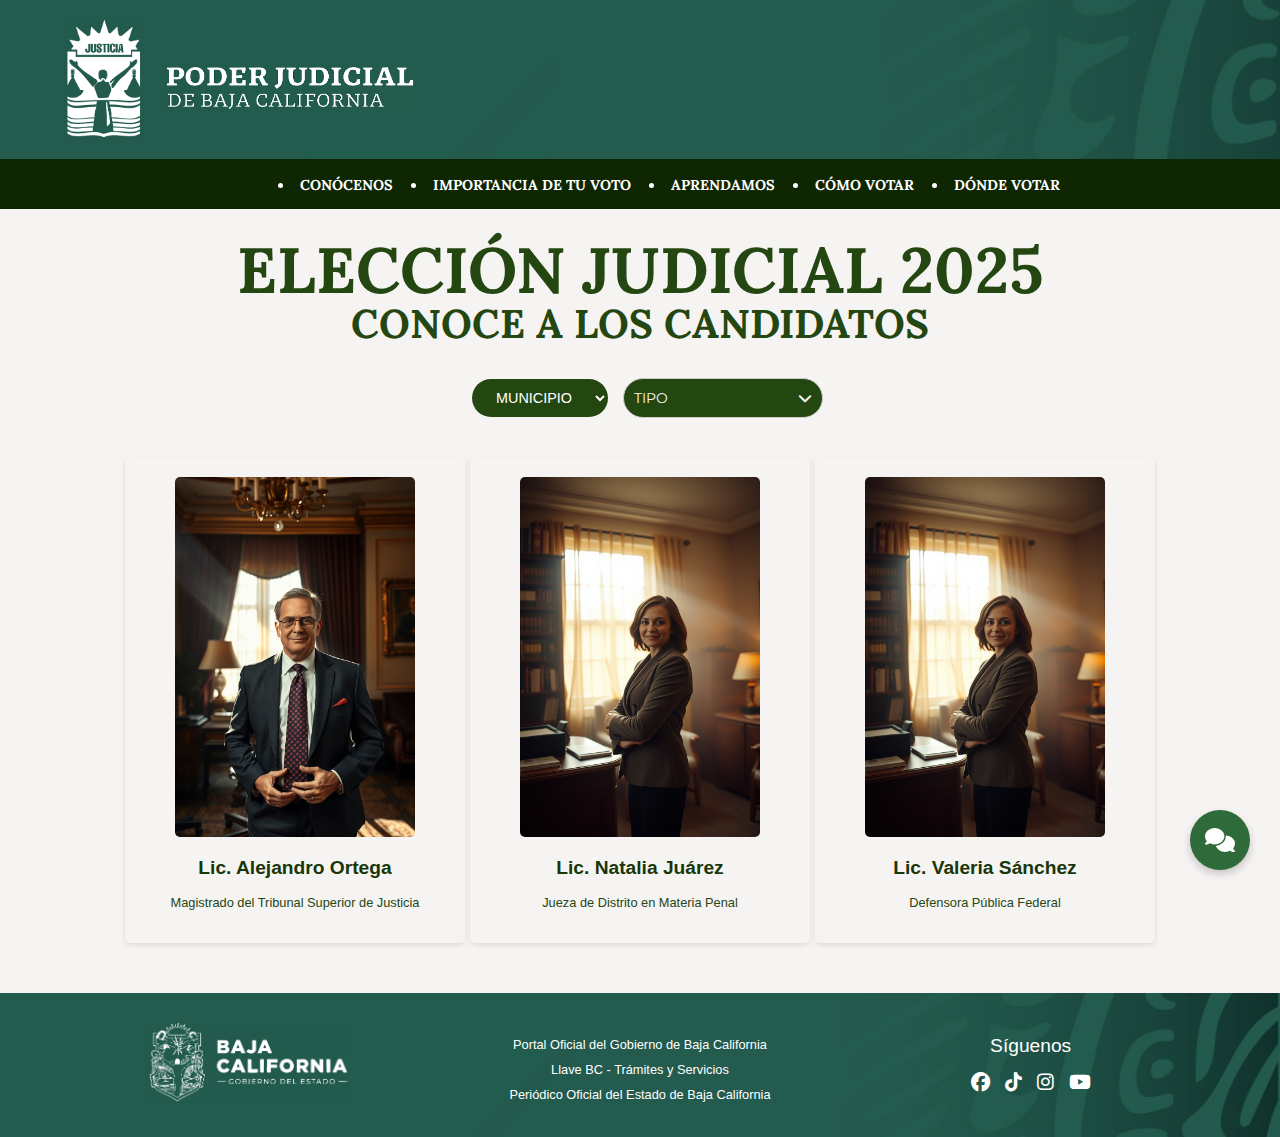
<file: index.html>
<!DOCTYPE html>
<html lang="es">
<head>
    <meta charset="UTF-8">
    <meta name="viewport" content="width=device-width, initial-scale=1.0">
    <title>Elección Judicial 2025</title>
    <link rel="stylesheet" href="css/index.css">
    <link rel="preconnect" href="https://fonts.googleapis.com">
    <link rel="preconnect" href="https://fonts.gstatic.com" crossorigin>
    <link href="https://fonts.googleapis.com/css2?family=Merriweather:ital,wght@0,300;0,400;0,700;0,900;1,300;1,400;1,700;1,900&display=swap" rel="stylesheet">
    <link href="https://fonts.googleapis.com/css2?family=Montserrat:wght@300;400;700&display=swap" rel="stylesheet">
    <link href="https://fonts.googleapis.com/css2?family=Lato:wght@300;400;700&display=swap" rel="stylesheet">
    <link href="https://fonts.googleapis.com/css2?family=Lora:wght@400;700&display=swap" rel="stylesheet">
    <link rel="stylesheet" href="https://cdnjs.cloudflare.com/ajax/libs/font-awesome/6.4.2/css/all.min.css">
    <link href="css/chatbot.css" rel="stylesheet">
    <style>
        .chat-toggle-btn {
            position: fixed;
            bottom: 30px;
            right: 30px;
            width: 60px;
            height: 60px;
            border-radius: 50%;
            background-color: #2f6a3a;
            color: white;
            border: none;
            box-shadow: 0 4px 8px rgba(0, 0, 0, 0.2);
            display: flex;
            justify-content: center;
            align-items: center;
            cursor: pointer;
            z-index: 999;
            transition: all 0.3s ease;
        }
        
        .chat-toggle-btn:hover {
            background-color: #124816;
            transform: scale(1.05);
        }
        
        .chat-toggle-btn i {
            font-size: 24px;
        }
        
        .chat-container {
            position: fixed;
            bottom: 100px;
            right: 30px;
            width: 350px;
            height: 500px;
            background-color: white;
            border-radius: 10px;
            box-shadow: 0 5px 15px rgba(0, 0, 0, 0.2);
            z-index: 998;
            display: none;
            transition: all 0.3s ease;
            overflow: hidden;
        }
        
        .chat-container.active {
            display: flex;
            flex-direction: column;
            animation: slideIn 0.3s forwards;
        }
        
        @keyframes slideIn {
            from {
                opacity: 0;
                transform: translateY(20px);
            }
            to {
                opacity: 1;
                transform: translateY(0);
            }
        }
    </style>
</head>
<body>
    <header>
        <div class="logos">
            <div class="logo">
                <img src="resources/logo-preview.png" alt="Logo">
            </div>
            <div class="title">
                <img src="resources/title.png" alt="Poder Judicial de Baja California">
            </div>
        </div>
        <div class="nav">
            <nav>
                <ul>
                    <li><a href="conócenos.html">CONÓCENOS</a></li>
                    <li><a href="voto.html">IMPORTANCIA DE TU VOTO</a></li>
                    <li><a href="aprendamos.html">APRENDAMOS</a></li>
                    <li><a href="SimuladorVotar.html">CÓMO VOTAR</a></li>
                    <li><a href="ubicarCasilla.html">DÓNDE VOTAR</a></li>
                </ul>
            </nav>
        </div>
    </header>
    
    <main>
        <section class="intro">
            <div class="info-container">
                <h1 class="title2">ELECCIÓN JUDICIAL 2025</h1>
                <p class="sub">Elección popular de personas juzgadoras y magistraturas</p>
            </div>
            <p class="title3">CONOCE A LOS CANDIDATOS</p>
            <div class="filters">
                <div class="city-selector">
                    <select id="citySelector" class="form-control">
                        <option value="" disabled selected>MUNICIPIO</option>
                        <option value="mexicali">Mexicali</option>
                        <option value="tijuana">Tijuana</option>
                        <option value="ensenada">Ensenada</option>
                        <option value="tecate">Tecate</option>
                        <option value="rosarito">Rosarito</option>
                    </select>
                </div>
                <div class="city-selector">
                    <div class="custom-select">
                        <div class="selected-option">
                            <span>TIPO</span>
                            <i class="fas fa-chevron-down"></i>
                        </div>
                        <div class="options">
                            <div class="option" data-value="juez">
                                Juez
                                <div class="tooltip">
                                    Un <strong>Juez</strong> es un funcionario público que imparte justicia en casos específicos, resolviendo disputas y aplicando la ley.
                                </div>
                            </div>
                            <div class="option" data-value="magistrado">
                                Magistrado
                                <div class="tooltip">
                                    Un <strong>Magistrado</strong> es un juez de mayor jerarquía que forma parte de un tribunal colegiado y decide en casos más complejos.
                                </div>
                            </div>
                        </div>
                    </div>
                </div>
        </section>
        
        <section class="candidates">
            <div class="candidate">
                <img src="resources/candidate1.jpg" alt="Lic. Alejandro Ortega">
                <h2 class="name">Lic. Alejandro Ortega</h2>
                <h2 class="type" style="display: none;">Magistrado</h2>
                <p>Magistrado del Tribunal Superior de Justicia</p>
            </div>
            <div class="candidate">
                <img src="resources/candidate3.jpg" alt="Lic. Natalia Juárez">
                <h2 class="name">Lic. Natalia Juárez</h2>
                <h2 class="type" style="display: none;">Jueza</h2>
                <p>Jueza de Distrito en Materia Penal</p>
            </div>
            <div class="candidate">
                <img src="resources/candidate3.jpg" alt="Lic. Valeria Sánchez">
                <h2 class="name">Lic. Valeria Sánchez</h2>
                <h2 class="type" style="display: none;">Defensora</h2>
                <p>Defensora Pública Federal</p>
            </div>
        </section>
        <div id="video-modal" class="video-modal">
            <div class="video-container">
                <div class="info-candidate">
                    <div class="close-btn">&times;</div>
                    <h3 id="candidate-name"></h3>
                    <h3 id="candidate-type"></h3>
                    <button id="showIframeButton">Info Candidato</button>
                </div>
                <div class="video-wrapper">
                    <video id="candidate-video" controls>
                        <source src="" type="video/mp4">
                        Your browser does not support the video tag.
                    </video>
                    <div class="pdf-container">
                        <iframe id="myIframe" src="resources/APT_CRAFT_FASE 1.pdf"></iframe>
                    </div>
                </div>
            </div>
        </div>
    </main>

    <footer>
        <div class="footer-logo">
            <img src="resources/BCgob.png" alt="Gobierno de Baja California">
        </div>
        <div class="link-media">
            <a href="https://www.bajacalifornia.gob.mx" target="_blank">Portal Oficial del Gobierno de Baja California</a>
            <a href="https://www.llave.bajacalifornia.gob.mx/" target="_blank">Llave BC - Trámites y Servicios</a>
            <a href="https://periodicooficial.ebajacalifornia.gob.mx/oficial/consultaPublicaciones.jsp" target="_blank">Periódico Oficial del Estado de Baja California</a>
        </div>        
        <div class="social-media">
            <a>Síguenos</a>
            <div class="icons">
                <a href="https://www.facebook.com/BC.Gobierno/" target="_blank"><i class="fab fa-facebook"></i></a>
                <a href="https://www.tiktok.com/@marinadelpilarbc?lang=es" target="_blank"><i class="fab fa-tiktok"></i></a>
                <a href="https://www.instagram.com/BCGobierno/" target="_blank"><i class="fab fa-instagram"></i></a>
                <a href="https://www.youtube.com/@GobiernodeBajaCalifornia" target="_blank"><i class="fab fa-youtube"></i></a>
            </div>
        </div>   
    </footer>

    <button class="chat-toggle-btn" id="chat-toggle">
        <i class="fas fa-comments"></i>
    </button>
    
    <div class="chat-container" id="chat-container">
        <div class="chat-header">
            <h2>Asistente Electoral</h2>
            <p>¡Hola! Puedo guiarte en tus dudas electorales</p>
        </div>
        <div class="chat-box" id="chat-box">
            <div class="message bot-message">
                ¡Que tal! Soy tu asistente electoral virtual. ¿Qué tema quieres conocer?
                <div class="quick-replies">
                    <button class="quick-reply-btn" onclick="handleQuickReply('info')">ℹ️ Información general</button>
                    <button class="quick-reply-btn" onclick="handleQuickReply('cargos')">🧑‍⚖️ Cargos a elegir</button>
                    <button class="quick-reply-btn" onclick="handleQuickReply('sistema')">⚖️ Sistema judicial Mexicano</button>
                    <button class="quick-reply-btn" onclick="handleQuickReply('requisitos')">📋 Requisitos para votar</button>
                </div>
            </div>
            <div class="typing-indicator">
                <div class="typing-dot"></div>
                <div class="typing-dot"></div>
                <div class="typing-dot"></div>
            </div>
        </div>
        <div class="input-area">
            <input type="text" id="user-input" placeholder="Escribe tu pregunta aquí...">
            <button class="send-btn" onclick="sendMessage()">➤</button>
        </div>
    </div>

    <script src="javascript/chatbot.js"></script>
    <script src="javascript/index.js"></script>
    <script src="javascript/funciones.js"></script>
    <script>
        document.addEventListener('DOMContentLoaded', function() {
            const chatToggle = document.getElementById('chat-toggle');
            const chatContainer = document.getElementById('chat-container');
            
            chatToggle.addEventListener('click', function() {
                chatContainer.classList.toggle('active');
                
                const icon = chatToggle.querySelector('i');
                if (chatContainer.classList.contains('active')) {
                    icon.classList.remove('fa-comments');
                    icon.classList.add('fa-times');
                } else {
                    icon.classList.remove('fa-times');
                    icon.classList.add('fa-comments');
                }
            });
            
            document.addEventListener('click', function(event) {
                if (!chatContainer.contains(event.target) && 
                    !chatToggle.contains(event.target) &&
                    chatContainer.classList.contains('active')) {
                    chatContainer.classList.remove('active');
                    
                    const icon = chatToggle.querySelector('i');
                    icon.classList.remove('fa-times');
                    icon.classList.add('fa-comments');
                }
            });
            
            chatContainer.addEventListener('click', function(event) {
                event.stopPropagation();
            });
        });
    </script>
    <script>
        document.addEventListener('DOMContentLoaded', function() {
            const logo = document.querySelector('.logo'); 
            if (logo) {
                logo.addEventListener("click", function() {
                    location.reload(); 
                });
            } else {
                console.error("El elemento con el selector '#logo' no se encontró.");
            }
        });
    </script>
    <script>
        document.getElementById('showIframeButton').addEventListener('click', function() {
            const iframe = document.getElementById('myIframe');
            if (iframe.style.display === 'none') {
                iframe.style.display = 'block';
            } else {
                iframe.style.display = 'none'; 
            }
        });
    </script>
</body>
</html>
</file>
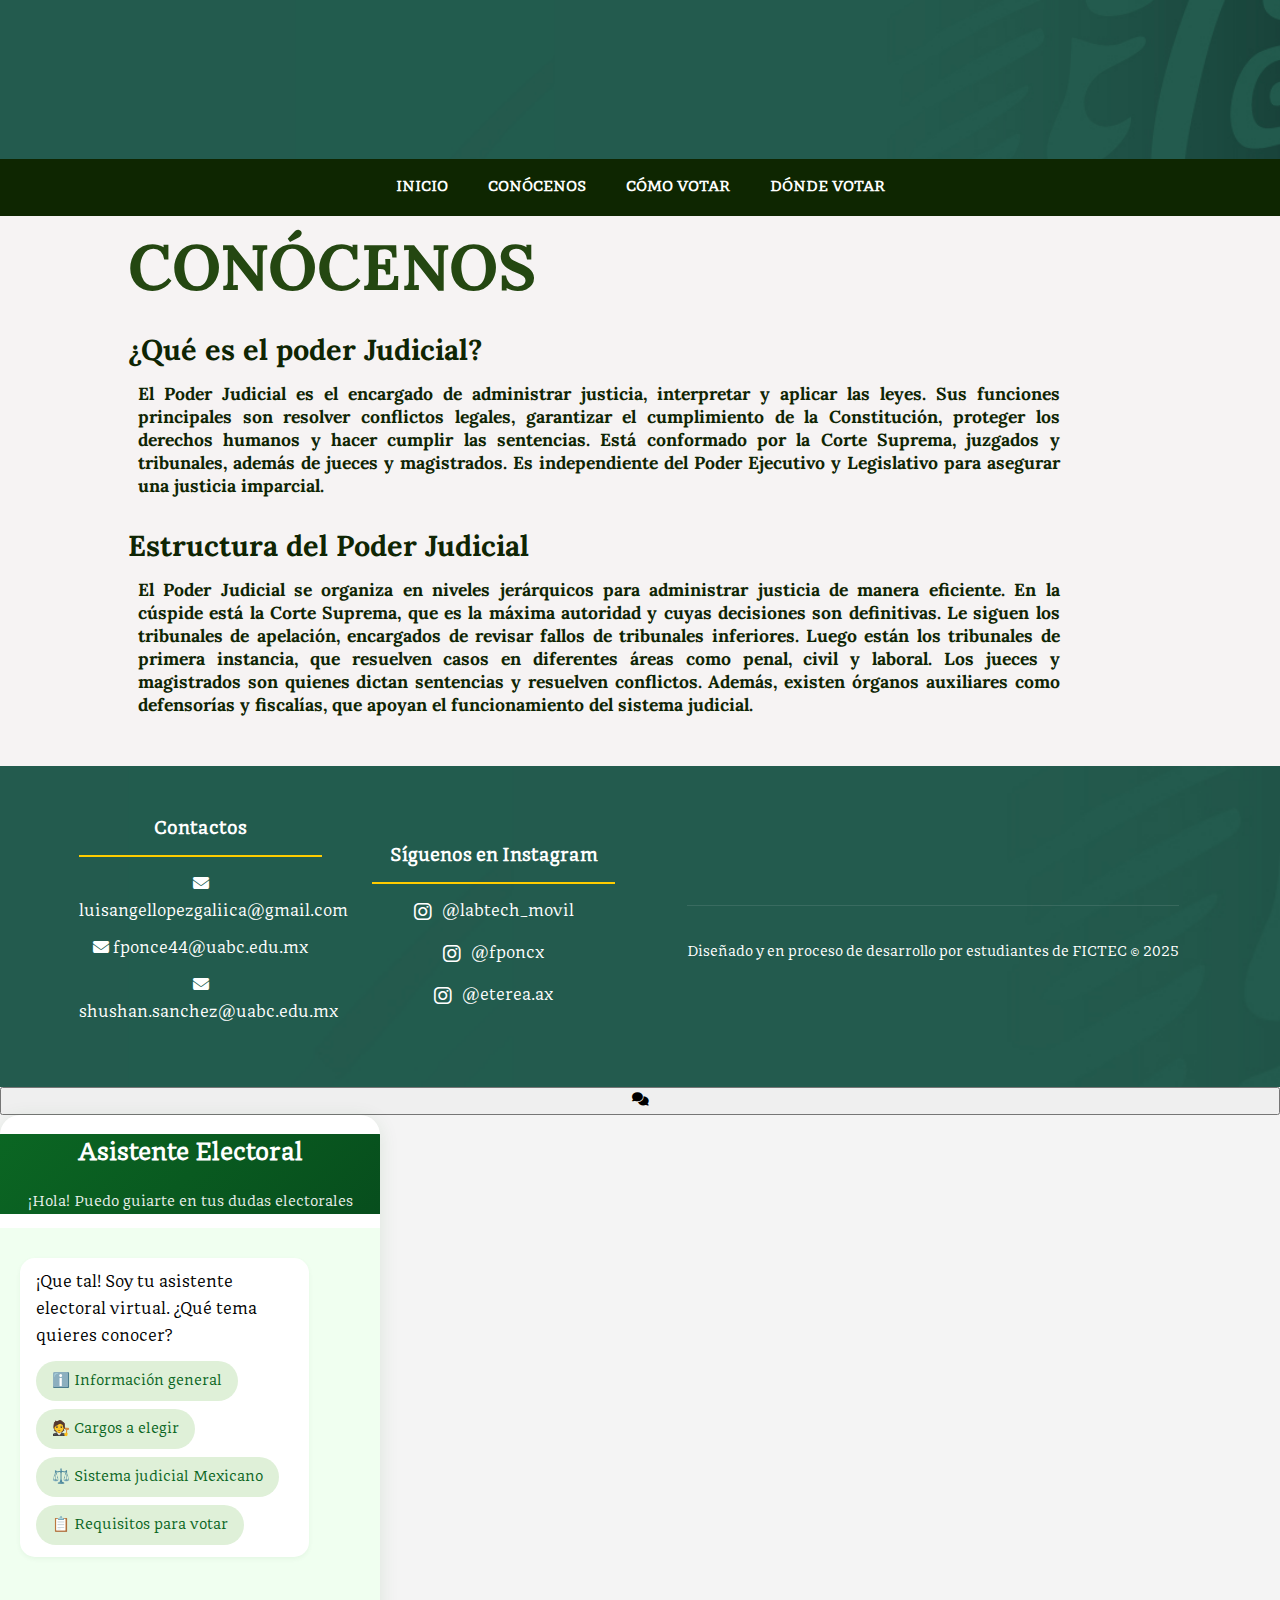
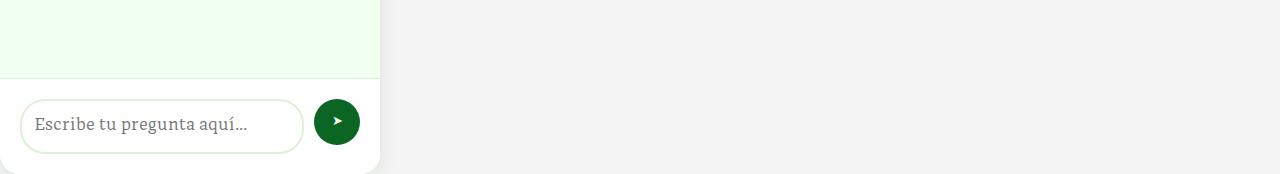
<file: conocenos.html>
<!DOCTYPE html>
<html lang="es">
<head>
    <meta charset="UTF-8">
    <meta name="viewport" content="width=device-width, initial-scale=1.0">
    <title>EleccionesBC</title>
    <link rel="icon" type="image/png" href="resources/images/logo-preview.png">
    <link rel="stylesheet" href="css/conócenos.css">
    <link rel="stylesheet" href="css/base.css">
    <link rel="stylesheet" href="css/chatbot.css">
    <link rel="preconnect" href="https://fonts.googleapis.com">
    <link rel="preconnect" href="https://fonts.gstatic.com" crossorigin>
    <link href="https://fonts.googleapis.com/css2?family=Merriweather:ital,wght@0,300;0,400;0,700;0,900;1,300;1,400;1,700;1,900&display=swap" rel="stylesheet">
    <link href="https://fonts.googleapis.com/css2?family=Montserrat:wght@300;400;700&display=swap" rel="stylesheet">
    <link href="https://fonts.googleapis.com/css2?family=Lato:wght@300;400;700&display=swap" rel="stylesheet">
    <link href="https://fonts.googleapis.com/css2?family=Lora:wght@400;700&display=swap" rel="stylesheet">
    <link rel="stylesheet" href="https://cdnjs.cloudflare.com/ajax/libs/font-awesome/6.4.2/css/all.min.css">
</head>
<body>
    <header>
        <div class="logos">
            <div class="logo">
                <img src="resources/images/logo-preview.png" alt="Logo" style="visibility: hidden;">
            </div>
            <div class="title">
                <img src="resources/images/title.png" alt="Poder Judicial de Baja California" style="visibility: hidden;">
            </div>
        </div>
        <div class="nav">
            <nav>
                <ul>
                    <li><a href="index.html">INICIO</a></li>
                    <li><a href="conocenos.html">CONÓCENOS</a></li>
                    <li><a href="simulador_votar.html">CÓMO VOTAR</a></li>
                    <li><a href="ubicar_distrito.html">DÓNDE VOTAR</a></li>
                </ul>
            </nav>
        </div>
    </header>
    
    <main>
        <div class="container-title">
            <h1 class="title1">CONÓCENOS</h1>
            <h2 class="title2">¿Qué es el poder Judicial?</h2>
            <p class="content1">El Poder Judicial es el encargado de administrar justicia, interpretar y aplicar las leyes. 
                                Sus funciones principales son resolver conflictos legales, garantizar el cumplimiento de la Constitución, 
                                proteger los derechos humanos y hacer cumplir las sentencias. Está conformado por la Corte Suprema, 
                                juzgados y tribunales, además de jueces y magistrados. Es independiente del Poder Ejecutivo y Legislativo 
                                para asegurar una justicia imparcial.</p>
            <h2 class="title2">Estructura del Poder Judicial</h2>
            <p class="content1">El Poder Judicial se organiza en niveles jerárquicos para administrar justicia de manera 
                                eficiente. En la cúspide está la Corte Suprema, que es la máxima autoridad y cuyas decisiones
                                son definitivas. Le siguen los tribunales de apelación, encargados de revisar fallos de tribunales 
                                inferiores. Luego están los tribunales de primera instancia, que resuelven casos en diferentes áreas como penal, 
                                civil y laboral. Los jueces y magistrados son quienes dictan sentencias y resuelven conflictos. 
                                Además, existen órganos auxiliares como defensorías y fiscalías, que apoyan el funcionamiento del sistema judicial.</p>
        </div>
    </main>
    
    <footer class="site-footer">
        <div class="footer-container">
            
            <div class="footer-column">
                <h3>Contactos</h3>
                <ul class="contact-info">
                    <li><i class="fas fa-envelope"></i> <a href="mailto:luisangellopezgaliica@gmail.com">luisangellopezgaliica@gmail.com</a></li>
                    <li><i class="fas fa-envelope"></i> <a href="mailto:fponce44@uabc.edu.mx">fponce44@uabc.edu.mx</a></li>
                    <li><i class="fas fa-envelope"></i> <a href="mailto:shushan.sanchez@uabc.edu.mx">shushan.sanchez@uabc.edu.mx</a></li>
                </ul>
            </div>
            
            <div class="footer-column">
                <h3>Síguenos en Instagram</h3>
                <div class="social-icons">
                    <a href="https://www.instagram.com/labtech_movil?igsh=MW43ZXFoY3l3aXk1bw==" target="_blank" aria-label="Instagram Gobierno BC"><i class="fab fa-instagram"></i> @labtech_movil</a>
                    <a href="https://www.instagram.com/fponcx/profilecard/?igsh=MXgwcXYybW1tZ24zYQ==" target="_blank" aria-label="Instagram Turismo"><i class="fab fa-instagram"></i> @fponcx</a>
                    <a href="https://www.instagram.com/eterea.ax?igsh=MXdubW1zOTZzcWJxcQ==" target="_blank" aria-label="Instagram Culturas"><i class="fab fa-instagram"></i> @eterea.ax</a>
                </div>
            </div>
        </div>
        
        <div class="sub-footer">
            <p>Diseñado y en proceso de desarrollo por estudiantes de FICTEC © 2025 </p>
        </div>
    </footer>

    <button class="chat-toggle-btn" id="chat-toggle">
        <i class="fas fa-comments"></i>
    </button>
    
    <div class="chat-container" id="chat-container">
        <div class="chat-header">
            <h2>Asistente Electoral</h2>
            <p>¡Hola! Puedo guiarte en tus dudas electorales</p>
        </div>
        <div class="chat-box" id="chat-box">
            <div class="message bot-message">
                ¡Que tal! Soy tu asistente electoral virtual. ¿Qué tema quieres conocer?
                <div class="quick-replies">
                    <button class="quick-reply-btn" onclick="handleQuickReply('info')">ℹ️ Información general</button>
                    <button class="quick-reply-btn" onclick="handleQuickReply('cargos')">🧑‍⚖️ Cargos a elegir</button>
                    <button class="quick-reply-btn" onclick="handleQuickReply('sistema')">⚖️ Sistema judicial Mexicano</button>
                    <button class="quick-reply-btn" onclick="handleQuickReply('requisitos')">📋 Requisitos para votar</button>
                </div>
            </div>
            <div class="typing-indicator">
                <div class="typing-dot"></div>
                <div class="typing-dot"></div>
                <div class="typing-dot"></div>
            </div>
        </div>
        <div class="input-area">
            <input type="text" id="user-input" placeholder="Escribe tu pregunta aquí...">
            <button class="send-btn" onclick="sendMessage()">➤</button>
        </div>
    </div>

    <script src="javascript/funciones.js"></script>
    <script src="javascript/chatbot.js"></script>
</body>
</html>
</file>
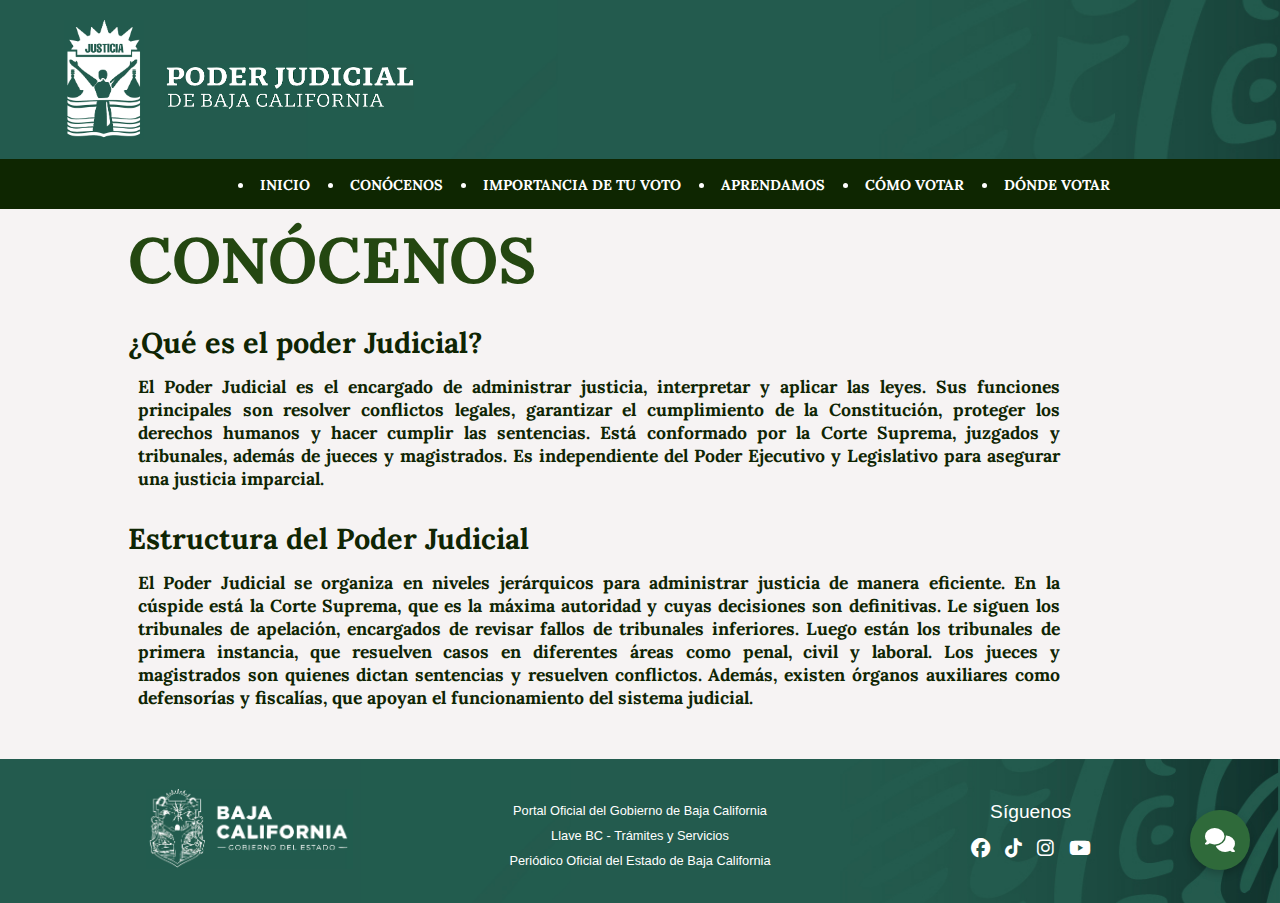
<file: conócenos.html>
<!DOCTYPE html>
<html lang="es">
<head>
    <meta charset="UTF-8">
    <meta name="viewport" content="width=device-width, initial-scale=1.0">
    <title>Elección Judicial 2025</title>
    <link rel="stylesheet" href="css/conócenos.css">
    <link rel="stylesheet" href="css/chatbot.css">
    <link rel="preconnect" href="https://fonts.googleapis.com">
    <link rel="preconnect" href="https://fonts.gstatic.com" crossorigin>
    <link href="https://fonts.googleapis.com/css2?family=Merriweather:ital,wght@0,300;0,400;0,700;0,900;1,300;1,400;1,700;1,900&display=swap" rel="stylesheet">
    <link href="https://fonts.googleapis.com/css2?family=Montserrat:wght@300;400;700&display=swap" rel="stylesheet">
    <link href="https://fonts.googleapis.com/css2?family=Lato:wght@300;400;700&display=swap" rel="stylesheet">
    <link href="https://fonts.googleapis.com/css2?family=Lora:wght@400;700&display=swap" rel="stylesheet">
    <link rel="stylesheet" href="https://cdnjs.cloudflare.com/ajax/libs/font-awesome/6.4.2/css/all.min.css">
    <style>
        /* Estilos para el botón circular del chatbot */
        .chat-toggle-btn {
            position: fixed;
            bottom: 30px;
            right: 30px;
            width: 60px;
            height: 60px;
            border-radius: 50%;
            background-color: #2f6a3a;
            color: white;
            border: none;
            box-shadow: 0 4px 8px rgba(0, 0, 0, 0.2);
            display: flex;
            justify-content: center;
            align-items: center;
            cursor: pointer;
            z-index: 999;
            transition: all 0.3s ease;
        }
        
        .chat-toggle-btn:hover {
            background-color: #124816;
            transform: scale(1.05);
        }
        
        .chat-toggle-btn i {
            font-size: 24px;
        }
        
        .chat-container {
            position: fixed;
            bottom: 100px;
            right: 30px;
            width: 350px;
            height: 500px;
            background-color: white;
            border-radius: 10px;
            box-shadow: 0 5px 15px rgba(0, 0, 0, 0.2);
            z-index: 998;
            display: none;
            transition: all 0.3s ease;
            overflow: hidden;
        }
        
        .chat-container.active {
            display: flex;
            flex-direction: column;
            animation: slideIn 0.3s forwards;
        }
        
        @keyframes slideIn {
            from {
                opacity: 0;
                transform: translateY(20px);
            }
            to {
                opacity: 1;
                transform: translateY(0);
            }
        }
    </style>
</head>
<body>
    <header>
        <div class="logos">
            <div class="logo">
                <img src="resources/logo-preview.png" alt="Logo">
            </div>
            <div class="title">
                <img src="resources/title.png" alt="Poder Judicial de Baja California">
            </div>
        </div>
        <div class="nav">
            <nav>
                <ul>
                    <li><a href="index.html">INICIO</a></li>
                    <li><a href="conócenos.html">CONÓCENOS</a></li>
                    <li><a href="voto.html">IMPORTANCIA DE TU VOTO</a></li>
                    <li><a href="aprendamos.html">APRENDAMOS</a></li>
                    <li><a href="SimuladorVotar.html">CÓMO VOTAR</a></li>
                    <li><a href="ubicarCasilla.html">DÓNDE VOTAR</a></li>
                </ul>
            </nav>
        </div>
    </header>
    
    <main>
        <div class="container-title">
            <h1 class="title1">CONÓCENOS</h1>
            <h2 class="title2">¿Qué es el poder Judicial?</h2>
            <p class="content1">El Poder Judicial es el encargado de administrar justicia, interpretar y aplicar las leyes. 
                                Sus funciones principales son resolver conflictos legales, garantizar el cumplimiento de la Constitución, 
                                proteger los derechos humanos y hacer cumplir las sentencias. Está conformado por la Corte Suprema, 
                                juzgados y tribunales, además de jueces y magistrados. Es independiente del Poder Ejecutivo y Legislativo 
                                para asegurar una justicia imparcial.</p>
            <h2 class="title2">Estructura del Poder Judicial</h2>
            <p class="content1">El Poder Judicial se organiza en niveles jerárquicos para administrar justicia de manera 
                                eficiente. En la cúspide está la Corte Suprema, que es la máxima autoridad y cuyas decisiones
                                son definitivas. Le siguen los tribunales de apelación, encargados de revisar fallos de tribunales 
                                inferiores. Luego están los tribunales de primera instancia, que resuelven casos en diferentes áreas como penal, 
                                civil y laboral. Los jueces y magistrados son quienes dictan sentencias y resuelven conflictos. 
                                Además, existen órganos auxiliares como defensorías y fiscalías, que apoyan el funcionamiento del sistema judicial.</p>
        </div>
    </main>
    
    <footer>
        <div class="footer-logo">
            <img src="resources/BCgob.png" alt="Gobierno de Baja California">
        </div>
        <div class="link-media">
            <a href="https://www.bajacalifornia.gob.mx" target="_blank">Portal Oficial del Gobierno de Baja California</a>
            <a href="https://www.llave.bajacalifornia.gob.mx/" target="_blank">Llave BC - Trámites y Servicios</a>
            <a href="https://periodicooficial.ebajacalifornia.gob.mx/oficial/consultaPublicaciones.jsp" target="_blank">Periódico Oficial del Estado de Baja California</a>
        </div>        
        <div class="social-media">
            <a>Síguenos</a>
            <div class="icons">
                <a href="https://www.facebook.com/BC.Gobierno/" target="_blank"><i class="fab fa-facebook"></i></a>
                <a href="https://www.tiktok.com/@marinadelpilarbc?lang=es" target="_blank"><i class="fab fa-tiktok"></i></a>
                <a href="https://www.instagram.com/BCGobierno/" target="_blank"><i class="fab fa-instagram"></i></a>
                <a href="https://www.youtube.com/@GobiernodeBajaCalifornia" target="_blank"><i class="fab fa-youtube"></i></a>
            </div>
        </div>   
    </footer>

    <button class="chat-toggle-btn" id="chat-toggle">
        <i class="fas fa-comments"></i>
    </button>
    
    <div class="chat-container" id="chat-container">
        <div class="chat-header">
            <h2>Asistente Electoral</h2>
            <p>¡Hola! Puedo guiarte en tus dudas electorales</p>
        </div>
        <div class="chat-box" id="chat-box">
            <div class="message bot-message">
                ¡Que tal! Soy tu asistente electoral virtual. ¿Qué tema quieres conocer?
                <div class="quick-replies">
                    <button class="quick-reply-btn" onclick="handleQuickReply('info')">ℹ️ Información general</button>
                    <button class="quick-reply-btn" onclick="handleQuickReply('cargos')">🧑‍⚖️ Cargos a elegir</button>
                    <button class="quick-reply-btn" onclick="handleQuickReply('sistema')">⚖️ Sistema judicial Mexicano</button>
                    <button class="quick-reply-btn" onclick="handleQuickReply('requisitos')">📋 Requisitos para votar</button>
                </div>
            </div>
            <div class="typing-indicator">
                <div class="typing-dot"></div>
                <div class="typing-dot"></div>
                <div class="typing-dot"></div>
            </div>
        </div>
        <div class="input-area">
            <input type="text" id="user-input" placeholder="Escribe tu pregunta aquí...">
            <button class="send-btn" onclick="sendMessage()">➤</button>
        </div>
    </div>

    <script src="javascript/funciones.js"></script>
    <script src="javascript/chatbot.js"></script>
    <script>
        document.addEventListener('DOMContentLoaded', function() {
            const chatToggle = document.getElementById('chat-toggle');
            const chatContainer = document.getElementById('chat-container');
            
            chatToggle.addEventListener('click', function() {
                chatContainer.classList.toggle('active');
                
                const icon = chatToggle.querySelector('i');
                if (chatContainer.classList.contains('active')) {
                    icon.classList.remove('fa-comments');
                    icon.classList.add('fa-times');
                } else {
                    icon.classList.remove('fa-times');
                    icon.classList.add('fa-comments');
                }
            });
            
            document.addEventListener('click', function(event) {
                if (!chatContainer.contains(event.target) && 
                    !chatToggle.contains(event.target) &&
                    chatContainer.classList.contains('active')) {
                    chatContainer.classList.remove('active');
                    
                    const icon = chatToggle.querySelector('i');
                    icon.classList.remove('fa-times');
                    icon.classList.add('fa-comments');
                }
            });
            
            chatContainer.addEventListener('click', function(event) {
                event.stopPropagation();
            });
        });
    </script>
</body>
</html>
</file>
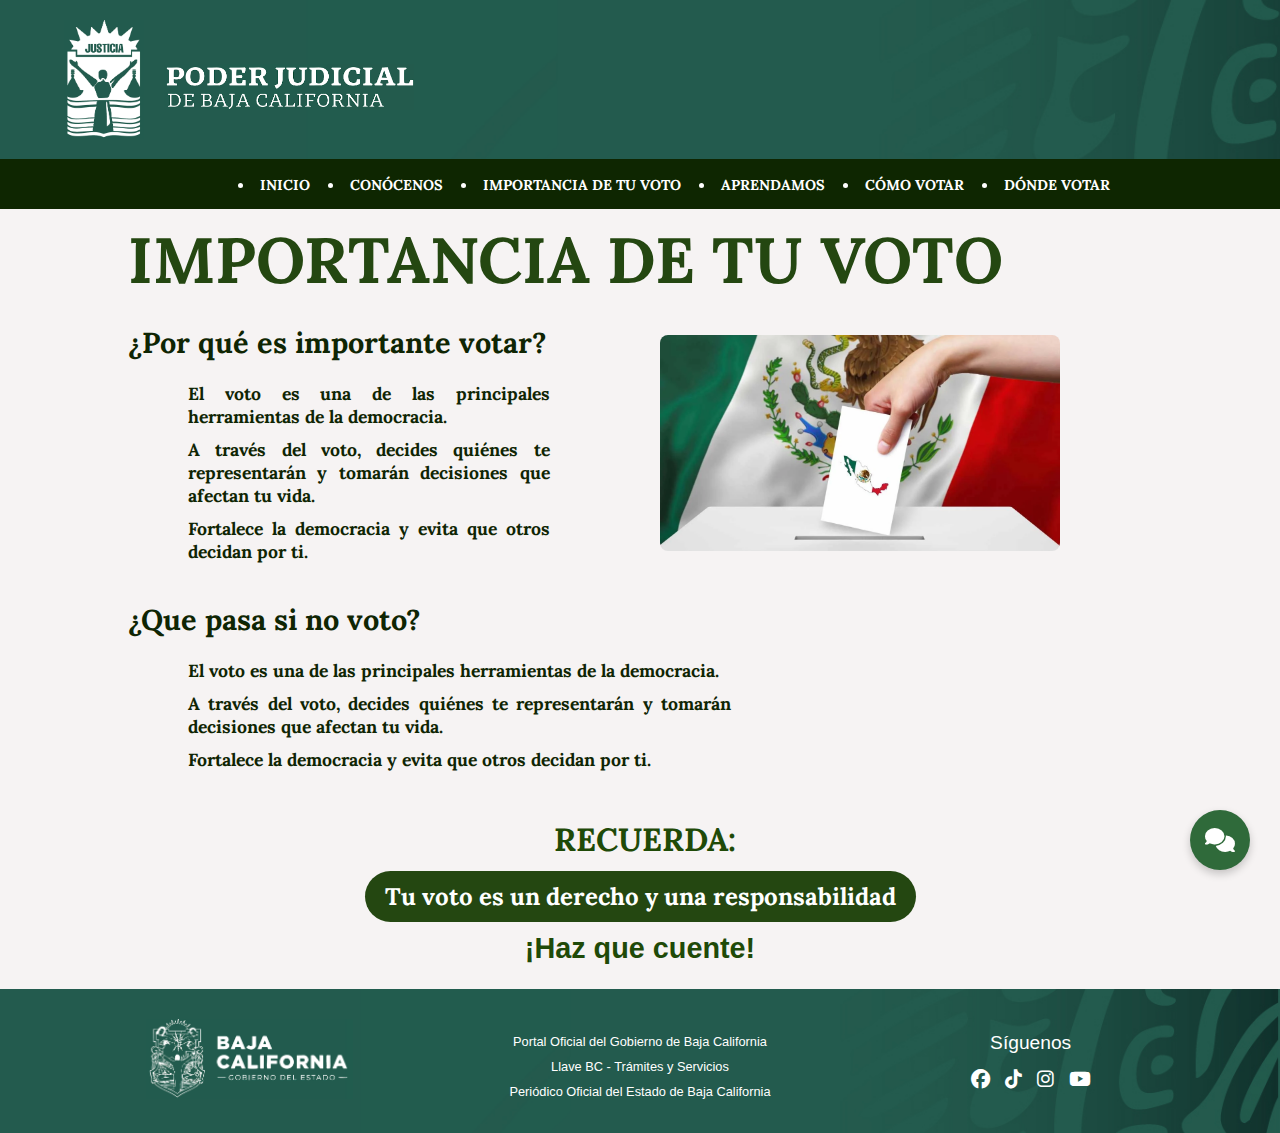
<file: voto.html>
<!DOCTYPE html>
<html lang="es">
<head>
    <meta charset="UTF-8">
    <meta name="viewport" content="width=device-width, initial-scale=1.0">
    <title>Elección Judicial 2025</title>
    <link rel="stylesheet" href="css/voto.css">
    <link rel="stylesheet" href="css/chatbot.css">
    <link rel="preconnect" href="https://fonts.googleapis.com">
    <link rel="preconnect" href="https://fonts.gstatic.com" crossorigin>
    <link href="https://fonts.googleapis.com/css2?family=Merriweather:ital,wght@0,300;0,400;0,700;0,900;1,300;1,400;1,700;1,900&display=swap" rel="stylesheet">
    <link href="https://fonts.googleapis.com/css2?family=Montserrat:wght@300;400;700&display=swap" rel="stylesheet">
    <link href="https://fonts.googleapis.com/css2?family=Lato:wght@300;400;700&display=swap" rel="stylesheet">
    <link href="https://fonts.googleapis.com/css2?family=Lora:wght@400;700&display=swap" rel="stylesheet">
    <link rel="stylesheet" href="https://cdnjs.cloudflare.com/ajax/libs/font-awesome/6.4.2/css/all.min.css">
    <style>
        /* Estilos para el botón circular del chatbot */
        .chat-toggle-btn {
            position: fixed;
            bottom: 30px;
            right: 30px;
            width: 60px;
            height: 60px;
            border-radius: 50%;
            background-color: #2f6a3a;
            color: white;
            border: none;
            box-shadow: 0 4px 8px rgba(0, 0, 0, 0.2);
            display: flex;
            justify-content: center;
            align-items: center;
            cursor: pointer;
            z-index: 999;
            transition: all 0.3s ease;
        }
        
        .chat-toggle-btn:hover {
            background-color: #124816;
            transform: scale(1.05);
        }
        
        .chat-toggle-btn i {
            font-size: 24px;
        }
        
        .chat-container {
            position: fixed;
            bottom: 100px;
            right: 30px;
            width: 350px;
            height: 500px;
            background-color: white;
            border-radius: 10px;
            box-shadow: 0 5px 15px rgba(0, 0, 0, 0.2);
            z-index: 998;
            display: none;
            transition: all 0.3s ease;
            overflow: hidden;
        }
        
        .chat-container.active {
            display: flex;
            flex-direction: column;
            animation: slideIn 0.3s forwards;
        }
        
        @keyframes slideIn {
            from {
                opacity: 0;
                transform: translateY(20px);
            }
            to {
                opacity: 1;
                transform: translateY(0);
            }
        }
    </style>
</head>
<body>
    <header>
        <div class="logos">
            <div class="logo">
                <img src="resources/logo-preview.png" alt="Logo">
            </div>
            <div class="title">
                <img src="resources/title.png" alt="Poder Judicial de Baja California">
            </div>
        </div>
        <div class="nav">
            <nav>
                <ul>
                    <li><a href="index.html">INICIO</a></li>
                    <li><a href="conócenos.html">CONÓCENOS</a></li>
                    <li><a href="voto.html">IMPORTANCIA DE TU VOTO</a></li>
                    <li><a href="aprendamos.html">APRENDAMOS</a></li>
                    <li><a href="SimuladorVotar.html">CÓMO VOTAR</a></li>
                    <li><a href="ubicarCasilla.html">DÓNDE VOTAR</a></li>
                </ul>
            </nav>
        </div>
    </header>
    
    <main>
        <div class="container-title">
            <h1 class="title1">IMPORTANCIA DE TU VOTO</h1>
            <h2 class="title2">¿Por qué es importante votar?</h2>
            <div class="content1">
                <div class="content1-text">
                    <ul>
                        <li>El voto es una de las principales herramientas de la democracia.</li>
                        <li>A través del voto, decides quiénes te representarán y tomarán 
                            decisiones que afectan tu vida.</li>
                        <li>Fortalece la democracia y evita que otros decidan por ti.</li>
                    </ul>
                </div>
                <img src="resources/votar.webp" alt="Importancia del voto">
            </div>
            <h2 class="title3">¿Que pasa si no voto?</h2>
            <div class="content2">
                <ul>
                    <li>El voto es una de las principales herramientas de la democracia.</li>
                    <li>A través del voto, decides quiénes te representarán y tomarán 
                        decisiones que afectan tu vida.</li>
                    <li>Fortalece la democracia y evita que otros decidan por ti.</li>
                </ul>
            </div>
            <div class="remember">
                <h1>RECUERDA:</h1>
                <label>Tu voto es un derecho y una responsabilidad</label>
                <h2>¡Haz que cuente!</h2>
            </div>
        </div>
    </main>
    
    <footer>
        <div class="footer-logo">
            <img src="resources/BCgob.png" alt="Gobierno de Baja California">
        </div>
        <div class="link-media">
            <a href="https://www.bajacalifornia.gob.mx" target="_blank">Portal Oficial del Gobierno de Baja California</a>
            <a href="https://www.llave.bajacalifornia.gob.mx/" target="_blank">Llave BC - Trámites y Servicios</a>
            <a href="https://periodicooficial.ebajacalifornia.gob.mx/oficial/consultaPublicaciones.jsp" target="_blank">Periódico Oficial del Estado de Baja California</a>
        </div>        
        <div class="social-media">
            <a>Síguenos</a>
            <div class="icons">
                <a href="https://www.facebook.com/BC.Gobierno/" target="_blank"><i class="fab fa-facebook"></i></a>
                <a href="https://www.tiktok.com/@marinadelpilarbc?lang=es" target="_blank"><i class="fab fa-tiktok"></i></a>
                <a href="https://www.instagram.com/BCGobierno/" target="_blank"><i class="fab fa-instagram"></i></a>
                <a href="https://www.youtube.com/@GobiernodeBajaCalifornia" target="_blank"><i class="fab fa-youtube"></i></a>
            </div>
        </div>   
    </footer>

    <button class="chat-toggle-btn" id="chat-toggle">
        <i class="fas fa-comments"></i>
    </button>
    
    <div class="chat-container" id="chat-container">
        <div class="chat-header">
            <h2>Asistente Electoral</h2>
            <p>¡Hola! Puedo guiarte en tus dudas electorales</p>
        </div>
        <div class="chat-box" id="chat-box">
            <div class="message bot-message">
                ¡Que tal! Soy tu asistente electoral virtual. ¿Qué tema quieres conocer?
                <div class="quick-replies">
                    <button class="quick-reply-btn" onclick="handleQuickReply('info')">ℹ️ Información general</button>
                    <button class="quick-reply-btn" onclick="handleQuickReply('cargos')">🧑‍⚖️ Cargos a elegir</button>
                    <button class="quick-reply-btn" onclick="handleQuickReply('sistema')">⚖️ Sistema judicial Mexicano</button>
                    <button class="quick-reply-btn" onclick="handleQuickReply('requisitos')">📋 Requisitos para votar</button>
                </div>
            </div>
            <div class="typing-indicator">
                <div class="typing-dot"></div>
                <div class="typing-dot"></div>
                <div class="typing-dot"></div>
            </div>
        </div>
        <div class="input-area">
            <input type="text" id="user-input" placeholder="Escribe tu pregunta aquí...">
            <button class="send-btn" onclick="sendMessage()">➤</button>
        </div>
    </div>

    <script src="javascript/funciones.js"></script>
    <script src="javascript/chatbot.js"></script>
    <script>
        document.addEventListener('DOMContentLoaded', function() {
            const chatToggle = document.getElementById('chat-toggle');
            const chatContainer = document.getElementById('chat-container');
            
            chatToggle.addEventListener('click', function() {
                chatContainer.classList.toggle('active');
                
                const icon = chatToggle.querySelector('i');
                if (chatContainer.classList.contains('active')) {
                    icon.classList.remove('fa-comments');
                    icon.classList.add('fa-times');
                } else {
                    icon.classList.remove('fa-times');
                    icon.classList.add('fa-comments');
                }
            });
            
            document.addEventListener('click', function(event) {
                if (!chatContainer.contains(event.target) && 
                    !chatToggle.contains(event.target) &&
                    chatContainer.classList.contains('active')) {
                    chatContainer.classList.remove('active');
                    
                    const icon = chatToggle.querySelector('i');
                    icon.classList.remove('fa-times');
                    icon.classList.add('fa-comments');
                }
            });
            
            chatContainer.addEventListener('click', function(event) {
                event.stopPropagation();
            });
        });
    </script>
</body>
</html>
</file>
<file: css/index.css>
@font-face {
    font-family: 'GMX';
    src: url('../resources/gmx-regular-wisabo/GMX-Regular.otf') format('opentype')
}

body {
    font-family: 'GMX-Regular', sans-serif;
    margin: 0;
    padding: 0;
    display: flex;
    flex-direction: column;
    min-height: 100vh;
    background-color: #f4f4f4;
}

header {
    font-family: "Lora", serif;
    background-image: URL("../resources/BANNER\ Y\ LGOGOS-04.jpg");
    color: white;
    width: 100%;
    text-align: center;
    background-size: cover;
    background-position: center;
    background-repeat: no-repeat;
    position: relative;
    display: flex;
    flex-direction: column;
}

.logos {
    display: flex;
    flex-direction: row;
    justify-content: flex-start;
    align-items: center;
    padding: 10px 5%;
}

.logo {
    display: flex;
    margin-bottom: 10px;
    margin-top: 10px;
}

.logo img {
    width: 100%;
    max-width: 80px;
}

.title {
    margin-top: 15px;
    display: flex;
    width: 250px;
    max-width: 100%;
    margin-left: 20px;
}

.title img {
    width: 100%;
}

.nav {
    background-color: #0e2601;
    width: 100%;
    display: flex;
    padding: 5px 0;
    justify-content: center;
}

nav ul {
    margin: 0;
    padding: 0 5%;
    display: flex;
    justify-content: center;
    flex-wrap: wrap;
    width: 100%;
}

nav ul li {
    position: relative;
    margin: 5px 15px;
    padding: 5px;
}

nav ul li::after {
    content: "";
    position: absolute;
    bottom: 0;
    left: 0;
    width: 100%;
    height: 2px;
    background-color: white;
    transform: scaleX(0);
    transition: transform 0.3s ease-in-out;
}

nav ul li:hover::after {
    transform: scaleX(1);
}

nav ul li a {
    color: white;
    text-decoration: none;
    font-weight: bold;
    font-size: 0.9rem;
}

main {
    flex: 1;
    margin-top: auto;
    background-color: rgb(246, 243, 243);
}

.intro {
    text-align: center;
    padding: 20px 5%;
    background-color: rgb(246, 243, 243);
    margin: 20px 0;
    display: flex;
    flex-direction: column;
    align-items: center;
}

.title2 {
    width: 100%;
    display: flex;
    justify-content: center;
    align-items: center;
    font-family: "Lora", sans-serif;
    font-size: clamp(1.5rem, 5vw, 4rem);
    margin-top: -20px;
    color: #244711;
    text-align: center;
}

.sub {
    width: 90%;
    max-width: 700px;
    display: flex;
    position: relative;
    justify-content: center;
    align-items: center;
    margin-top: -50px;
    font-family: "Montserrat", sans-serif;
    font-size: clamp(0.9rem, 1.2vw, 1.5rem);
    color: #244711;
    text-align: center;
    opacity: 0; 
    transition: opacity 0.5s ease; 
    visibility: hidden;
}


.info-container {
    position: relative;
    display: flex;
    flex-direction: column;
    align-items: center;
    justify-content: center;
    width: 80%;
}

.title2:hover + .sub {
    opacity: 1;
    visibility: visible;
    margin-bottom: 50px;
}

.intro .button {
    display: inline-block;
    margin: 15px 0;
    padding: 10px 20px;
    background-color: #244711;
    color: white;
    text-decoration: none;
    border-radius: 30px;
    font-size: 0.9rem;
}

.title3 {
    width: 100%;
    justify-content: center;
    align-items: center;
    font-family: "Lora", sans-serif;
    font-weight: bolder;
    font-size: clamp(1.2rem, 4vw, 2.5rem);
    margin-top: -40px;
    color: #244711;
    text-align: center;
}

.filters {
    display: flex;
    justify-content: center;
    align-items: center;
    flex-wrap: wrap;
    margin-top: -20px;
}

.filters button {
    background-color: #244711;
    color: white;
    border: none;
    margin: 10px 15px;
    padding: 10px 20px;
    border-radius: 30px;
    font-size: 0.9rem;
}

.filters select {
    background-color: #244711;
    color: white;
    border: none;
    margin: 10px 15px;
    padding: 10px 20px;
    border-radius: 30px;
    font-size: 0.9rem;
}

.candidates {
    display: flex;
    justify-content: center;
    flex-wrap: wrap;
    padding: 0 5%;
    color: #244711;
    gap: 5px;
    margin-top: -10px;
}

.candidate {
    padding: 20px;
    border-radius: 5px;
    text-align: center;
    flex: 1;
    min-width: 200px;
    max-width: 300px;
    margin-bottom: 50px;
    box-shadow: 0 2px 5px rgba(0,0,0,0.1);
}

.candidate img {
    width: 80%;
    height: auto;
    object-fit: cover;
    border-radius: 5px;
}

.name {
    color: #183708;
    font-size: clamp(1rem, 1.5vw, 1.5rem);
}

.candidate p {
    font-size: clamp(0.8rem, 1vw, 1rem);
}

footer {
    background-image: URL("../resources/BANNER\ Y\ LGOGOS-04.jpg");
    color: white;
    text-align: center;
    padding: 30px 5%;
    background-size: cover;
    background-repeat: no-repeat;
    display: grid;
    grid-template-columns: repeat(auto-fit, minmax(250px, 1fr));
    gap: 20px;
    place-items: center;
}

.footer-logo img {
    height: 80px;
    max-width: 100%;
}

.link-media {
    display: flex;
    flex-direction: column;
    gap: 10px;
    margin-top: 10px;
}

.link-media a {
    font-size: clamp(0.8rem, 1vw, 1rem);
    color: #ffffff;
    text-decoration: none;
    transition: color 0.3s;
}

.link-media a:hover {
    color: #ff5722;
}

.social-media {
    display: flex;
    gap: 15px;
    justify-content: center;
    flex-direction: column;
}

.icons {
    display: flex;
    flex-direction: row;
    justify-content: center;
    gap: 15px;
}

.social-media a {
    font-size: clamp(1rem, 1.5vw, 1.5rem);
    color: #ffffff;
    text-decoration: none;
    transition: color 0.3s;
}

.social-media a:hover {
    color: #252625;
}

/* Media Queries para diferentes tamaños de pantalla */
@media (max-width: 768px) {
    .logos {
        flex-direction: column;
        padding: 10px 2%;
    }
    
    .logo img {
        max-width: 60px;
    }
    
    .title {
        margin-left: 0;
        width: 200px;
    }
    
    nav ul {
        padding: 0 2%;
    }
    
    nav ul li {
        margin: 5px 10px;
    }
    
    nav ul li a {
        font-size: 0.8rem;
    }
    
    .sub {
        margin-top: -10px;
    }
    
    footer {
        grid-template-columns: 1fr;
    }
    
    .link-media, .social-media {
        width: 100%;
    }
}

@media (max-width: 480px) {
    .logos {
        display: flex;
        flex-direction: row;
        align-items: center;
        justify-content: center;        
    }
    
    .title {
        width: 180px;
    }
    
    nav ul li {
        margin: 5px;
        list-style: none;
    }
    
    nav ul li a {
        font-size: 0.7rem;
        list-style: none;
    }
    
    .title2 {
        font-size: clamp(1.2rem, 4vw, 2rem);
    }
    
    .sub {
        font-size: clamp(0.8rem, 1vw, 1rem);
        margin-top: 0;
    }
    
    .filters button {
        margin: 5px;
        padding: 8px 15px;
        font-size: 0.8rem;
    }
    
    .candidate {
        min-width: 150px;
    }
}

.candidate {
    cursor: pointer;
    transition: transform 0.3s ease;
}

.candidate:hover {
    transform: scale(1.05);
}
.video-modal {
    display: none;
    position: fixed;
    top: 0;
    left: 0;
    width: 100%;
    height: 100%;
    background-color: rgba(0, 0, 0, 0.75);
    z-index: 1000;
    justify-content: center;
    align-items: center;
    overflow-y: auto;
    padding: 20px;
}

.video-container {
    background-color: white;
    border-radius: 12px;
    width: 60%;
    padding: 10px;
    position: relative;
    display: flex;
    flex-direction: column;
    align-items: center;
    justify-content: center;
    max-height: 80vh;
    box-shadow: 0 10px 30px rgba(0, 0, 0, 0.2);
    overflow: auto;
    margin: 0;
}

.video-container button {
    background-color: #3f6b28;
    color: white;
    border: none;
    margin: 10px 0;
    padding: 10px 24px;
    border-radius: 30px;
    font-size: 1rem;
    font-weight: 600;
    cursor: pointer;
    transition: all 0.3s ease;
    box-shadow: 0 2px 5px rgba(0, 0, 0, 0.1);
}

.video-container button:hover {
    background-color: #244711;
    transform: translateY(-2px);
    box-shadow: 0 4px 8px rgba(0, 0, 0, 0.2);
}

.close-btn {
    position: absolute;
    top: 15px;
    right: 20px;
    font-size: 32px;
    cursor: pointer;
    color: #333;
    z-index: 10;
    width: 40px;
    height: 40px;
    display: flex;
    justify-content: center;
    align-items: center;
    border-radius: 50%;
    background-color: #f3f3f3;
    transition: all 0.3s ease;
}

.close-btn:hover {
    background-color: #e0e0e0;
    color: #d32f2f;
}

.video-wrapper {
    width: 100%;
    margin-top: 0px;
    display: flex;
    flex-direction: column;
    align-items: center;
    overflow-y: auto;
    justify-content: center;
}

#candidate-video {
    width: 50%;
    max-width: 720px;
    height: auto;
    border-radius: 8px;
    margin-bottom: 20px;
    box-shadow: 0 4px 12px rgba(0, 0, 0, 0.1);
}

#candidate-name {
    text-align: center;
    margin: 0 0 5px 0;
    font-family: 'Montserrat', sans-serif;
    color: #2f6a3a;
    font-size: 1.8rem;
    font-weight: 700;
}

#candidate-type {
    text-align: center;
    margin: 0 0 15px 0;
    font-family: 'Montserrat', sans-serif;
    color: #264f2e;
    font-size: 1.3rem;
    align-items: center;
    margin-top: 10px;
}

.info-candidate {
    display: flex;
    flex-direction: row;
    align-items: center;
    justify-content: center;
    width: 100%;
    margin-bottom: 20px;
    position: relative;
    gap: 25px
}

#myIframe {
    display: none;
    width: 80%;
    height: 600px; 
    border: 1px solid #e0e0e0;
    border-radius: 8px;
    box-shadow: 0 4px 12px rgba(0, 0, 0, 0.08);
    overflow: auto;
    max-width: 100%;
    position: relative;
    justify-content: center;
    align-items: center;
}

#showIframeButton {
    margin: 15px 0;
    display: flex;
    align-items: center;
}

#showIframeButton:before {
    content: '\f15c';
    font-family: 'Font Awesome 6 Free';
    font-weight: 900;
    margin-right: 8px;
}

/* Estilos responsivos para pantallas pequeñas */
@media (max-width: 768px) {
    .video-container {
        padding: 20px;
        width: 95%;
    }
    
    #candidate-name {
        font-size: 1.5rem;
    }
    
    #candidate-type {
        font-size: 1.1rem;
    }
    
    #myIframe {
        height: 400px;
    }
}

.pdf-container {
    width: 70%;
    height: auto;
    max-width: 100%;
    overflow: auto;
    position: relative;
    display: flex;
    justify-content: center;
}

.custom-select {
    position: relative;
    width: 200px;
    cursor: pointer;
}

.selected-option {
    padding: 10px;
    border: 1px solid #ccc;
    border-radius: 30px;
    display: flex;
    justify-content: space-between;
    align-items: center;
    background-color: #244711;
    font-family: 'Montserrat', sans-serif;
    font-size: 14px;
    color: #fefbfb;
}

.selected-option i {
    transition: transform 0.3s ease;
}

.options {
    position: absolute;
    top: 100%;
    left: 0;
    width: 100%;
    border: 1px solid #ccc;
    border-radius: 4px;
    background-color: #244711;
    display: none;
    z-index: 1000;
}

.option {
    padding: 10px;
    position: relative;
    transition: background-color 0.3s ease;
    font-family: 'Montserrat', sans-serif;
    font-size: 14px;
    color: #fff9f9;
}

.option:hover {
    background-color: #1c700d;
}

.option .tooltip {
    display: none;
    position: absolute;
    left: 100%;
    top: 0;
    margin-left: 10px;
    width: 250px;
    padding: 10px;
    background-color: #2f6a3a;
    color: white;
    border-radius: 4px;
    box-shadow: 0 4px 12px rgba(0, 0, 0, 0.2);
    font-family: 'Montserrat', sans-serif;
    font-size: 14px;
    line-height: 1.5;
    z-index: 1001;
}

.option:hover .tooltip {
    display: block;
}

.custom-select.active .selected-option i {
    transform: rotate(180deg);
}

.custom-select.active .options {
    display: block;
}
</file>
<file: css/chatbot.css>
.chat-container {
    width: 380px;
    background: white;
    border-radius: 20px;
    box-shadow: 0 4px 20px rgba(0, 100, 0, 0.1);
    overflow: hidden;
}

.chat-header {
    background: linear-gradient(135deg, #0B6623, #074E1D);
    color: white;
    padding: 0;
    text-align: center;
}

.chat-header h2 {
    font-size: 1.5em;
    margin-bottom: 5px;
}

.chat-header p {
    font-size: 0.9em;
    opacity: 0.9;
}

.chat-box {
    height: 450px;
    padding: 20px;
    overflow-y: auto;
    background: #F0FFF0;
}

.message {
    margin: 10px 0;
    padding: 12px 16px;
    border-radius: 15px;
    max-width: 85%;
    word-wrap: break-word;
    position: relative;
    animation: fadeIn 0.3s ease-in;
}

@keyframes fadeIn {
    from { opacity: 0; transform: translateY(10px); }
    to { opacity: 1; transform: translateY(0); }
}

.bot-message {
    background: white;
    margin-right: auto;
    box-shadow: 0 2px 5px rgba(0, 100, 0, 0.05);
}

.user-message {
    background: #0B6623;
    color: white;
    margin-left: auto;
}

.quick-replies {
    display: flex;
    flex-wrap: wrap;
    gap: 8px;
    margin-top: 10px;
}

.quick-reply-btn {
    background: #DFF0D8;
    color: #0B6623;
    border: none;
    padding: 8px 16px;
    border-radius: 20px;
    cursor: pointer;
    font-size: 0.9em;
    transition: all 0.2s;
}

.quick-reply-btn:hover {
    background: #C1E1C1;
}

.input-area {
    display: flex;
    padding: 20px;
    background: white;
    border-top: 1px solid #DFF0D8;
    gap: 10px;
}

#user-input {
    flex: 1;
    padding: 12px;
    border: 2px solid #DFF0D8;
    border-radius: 25px;
    font-size: 1em;
    transition: border-color 0.3s;
}

#user-input:focus {
    border-color: #0B6623;
    outline: none;
}

.send-btn {
    background: #0B6623;
    color: white;
    border: none;
    border-radius: 50%;
    width: 46px;
    height: 46px;
    cursor: pointer;
    transition: transform 0.2s;
    display: flex;
    align-items: center;
    justify-content: center;
}

.send-btn:hover {
    transform: scale(1.05);
    background: #074E1D;
}

.typing-indicator {
    padding: 12px 16px;
    background: white;
    border-radius: 15px;
    display: none;
    align-items: center;
    gap: 5px;
    width: fit-content;
    margin: 10px 0;
}

.typing-dot {
    width: 8px;
    height: 8px;
    background: #0B6623;
    border-radius: 50%;
    animation: typing 1s infinite ease-in-out;
    opacity: 0.6;
}

.typing-dot:nth-child(1) { animation-delay: 0.2s; }
.typing-dot:nth-child(2) { animation-delay: 0.3s; }
.typing-dot:nth-child(3) { animation-delay: 0.4s; }

@keyframes typing {
    0%, 100% { transform: translateY(0); }
    50% { transform: translateY(-5px); }
}

.error-message {
    color: #0B6623;
    font-size: 0.9em;
    margin-top: 5px;
    display: none;
}
</file>
<file: css/conócenos.css>
@font-face {
    font-family: 'GMX';
    src: url('../resources/gmx-regular-wisabo/GMX-Regular.otf') format('opentype')
}

body {
    font-family: 'GMX-Regular', sans-serif;
    margin: 0;
    padding: 0;
    display: flex;
    flex-direction: column;
    min-height: 100vh;
    background-color: #f4f4f4;
}

header {
    font-family: "Lora", serif;
    background-image: URL("../resources/BANNER\ Y\ LGOGOS-04.jpg");
    color: white;
    width: 100%;
    text-align: center;
    background-size: cover;
    background-position: center;
    background-repeat: no-repeat;
    position: relative;
    display: flex;
    flex-direction: column;
}

.logos {
    display: flex;
    flex-direction: row;
    justify-content: flex-start;
    align-items: center;
    padding: 10px 5%;
}

.logo {
    display: flex;
    margin-bottom: 10px;
    margin-top: 10px;
}

.logo img {
    width: 100%;
    max-width: 80px;
}

.title {
    margin-top: 15px;
    display: flex;
    width: 250px;
    max-width: 100%;
    margin-left: 20px;
}

.title img {
    width: 100%;
}

.nav {
    background-color: #0e2601;
    width: 100%;
    display: flex;
    padding: 5px 0;
    justify-content: center;
}

nav ul {
    margin: 0;
    padding: 0 5%;
    display: flex;
    justify-content: center;
    flex-wrap: wrap;
    width: 100%;
}

nav ul li {
    position: relative;
    margin: 5px 15px;
    padding: 5px;
}

nav ul li::after {
    content: "";
    position: absolute;
    bottom: 0;
    left: 0;
    width: 100%;
    height: 2px;
    background-color: white;
    transform: scaleX(0);
    transition: transform 0.3s ease-in-out;
}

nav ul li:hover::after {
    transform: scaleX(1);
}

nav ul li a {
    color: white;
    text-decoration: none;
    font-weight: bold;
    font-size: 0.9rem;
}

main {
    flex: 1;
    margin-top: auto;
    background-color: rgb(246, 243, 243);
    display: flex;
    justify-content: center;
}

.container-title{
    width: 80%;
}

.title1 {
    width: 100%;
    display: flex;
    justify-content: left;
    align-items: center;
    font-family: "Lora", sans-serif;
    font-size: clamp(1.5rem, 5vw, 4rem);
    margin-top: 10px;
    color: #244711;
    text-align: center;
}

.title2 {
    width: 100%;
    display: flex;
    justify-content: left;
    align-items: center;
    font-family: "Lora", sans-serif;
    font-size: clamp(1rem, 5vw, 1.8rem);
    margin-top: -20px;
    color: #0f2503;
    text-align: center;
    font-weight: bold;
}

.content1 {
    width: 90%;
    display: flex;
    justify-content: left;
    font-family: "Lora", sans-serif;
    font-size: clamp(1rem, 5vw, 1.1rem);
    margin-top: -10px;
    margin-left: 10px;
    color: #0f2503;
    text-align: justify;
    font-weight: bold;
    margin-bottom: 50px;
}

footer {
    background-image: URL("../resources/BANNER\ Y\ LGOGOS-04.jpg");
    color: white;
    text-align: center;
    padding: 30px 5%;
    background-size: cover;
    background-repeat: no-repeat;
    display: grid;
    grid-template-columns: repeat(auto-fit, minmax(250px, 1fr));
    gap: 20px;
    place-items: center;
}

.footer-logo img {
    height: 80px;
    max-width: 100%;
}

.link-media {
    display: flex;
    flex-direction: column;
    gap: 10px;
    margin-top: 10px;
}

.link-media a {
    font-size: clamp(0.8rem, 1vw, 1rem);
    color: #ffffff;
    text-decoration: none;
    transition: color 0.3s;
}

.link-media a:hover {
    color: #ff5722;
}

.social-media {
    display: flex;
    gap: 15px;
    justify-content: center;
    flex-direction: column;
}

.icons {
    display: flex;
    flex-direction: row;
    justify-content: center;
    gap: 15px;
}

.social-media a {
    font-size: clamp(1rem, 1.5vw, 1.5rem);
    color: #ffffff;
    text-decoration: none;
    transition: color 0.3s;
}

.social-media a:hover {
    color: #252625;
}

/* Media Queries para diferentes tamaños de pantalla */
@media (max-width: 768px) {
    .logos {
        flex-direction: column;
        padding: 10px 2%;
    }
    
    .logo img {
        max-width: 60px;
    }
    
    .title {
        margin-left: 0;
        width: 200px;
    }
    
    nav ul {
        padding: 0 2%;
    }
    
    nav ul li {
        margin: 5px 10px;
    }
    
    nav ul li a {
        font-size: 0.8rem;
    }
    
    .sub {
        margin-top: -10px;
    }
    
    footer {
        grid-template-columns: 1fr;
    }
    
    .link-media, .social-media {
        width: 100%;
    }
}

@media (max-width: 480px) {
    .logos {
        display: flex;
        flex-direction: row;
        align-items: center;
        justify-content: center;        
    }
    
    .title {
        width: 180px;
    }
    
    nav ul li {
        margin: 5px;
        list-style: none;
    }
    
    nav ul li a {
        font-size: 0.7rem;
        list-style: none;
    }
    
    .title2 {
        font-size: clamp(1.2rem, 4vw, 2rem);
    }
    
    .sub {
        font-size: clamp(0.8rem, 1vw, 1rem);
        margin-top: 0;
    }
    
    .filters button {
        margin: 5px;
        padding: 8px 15px;
        font-size: 0.8rem;
    }
    
    .candidate {
        min-width: 150px;
    }
}
</file>
<file: css/base.css>
@font-face {
    font-family: 'GMX';
    src: url('../resources/gmx-regular-wisabo/GMX-Regular.otf') format('opentype');
}

* {
    box-sizing: border-box; 
    font-family: 'GMX', sans-serif;
}

body {
    font-family: 'GMX', sans-serif;
}

header {
    background-image: URL("../resources/images/BANNER Y LGOGOS-04.jpg");
    color: white;
    width: 100%;
    text-align: center;
    background-size: cover;
    background-position: center;
    background-repeat: no-repeat;
    position: relative;
    display: flex;
    flex-direction: column;
}

.logos {
    display: flex;
    flex-direction: row;
    justify-content: flex-start;
    align-items: center;
    padding: 10px 5%;
    width: 100%; 
    box-sizing: border-box;
}

.logo {
    display: flex;
    margin-bottom: 10px;
    margin-top: 10px;
}

.logo img {
    width: 100%;
    max-width: 80px;
    height: auto;
}

.title {
    margin-top: 15px;
    display: flex;
    width: 250px;
    max-width: 100%;
    margin-left: 20px;
}

.title img {
    width: 100%;
    height: auto;
}

.nav {
    background-color: #0e2601;
    width: 100%;
    display: flex;
    padding: 5px 0;
    justify-content: center;
}

nav {
    width: 90%;
}

nav ul {
    list-style: none;
    margin: 0;
    padding: 0 5%;
    display: flex;
    justify-content: center;
    flex-wrap: wrap;
    width: 100%;
}

nav ul li {
    position: relative;
    margin: 5px 15px;
    padding: 5px;
}

nav ul li::after {
    content: "";
    position: absolute;
    bottom: 0;
    left: 0;
    width: 100%;
    height: 2px;
    background-color: white;
    transform: scaleX(0);
    transition: transform 0.3s ease-in-out;
}

nav ul li:hover::after {
    transform: scaleX(1);
}

nav ul li a {
    color: white;
    text-decoration: none;
    font-weight: bold;
    font-size: 0.9rem;
    white-space: nowrap;
    font-family: 'GMX', sans-serif;

}

.site-footer {
    background-image: url("../resources/images/BANNER Y LGOGOS-04.jpg");
    color: #ffffff;
    text-align: center;
    padding: 30px 5%;
    background-size: cover;
    background-position: center;
    background-repeat: no-repeat;
    font-family: 'Arial', sans-serif;
    width: 100%; 
    box-sizing: border-box;
    margin: 0;
}

.footer-container {
    display: grid;
    grid-template-columns: repeat(auto-fit, minmax(250px, 1fr));
    gap: 20px;
    place-items: center;
    max-width: 1200px;
    margin: 0 auto;
}

.footer-column {
    width: 100%;
    margin-bottom: 20px;
    padding: 0 15px;
}

.footer-logo img {
    max-width: 200px;
    height: auto;
    margin-bottom: 15px;
}

.footer-column h3 {
    font-size: 18px;
    border-bottom: 2px solid #ffcc00;
    padding-bottom: 10px;
    margin-bottom: 15px;
}

.footer-links, .contact-info {
    list-style: none;
    padding: 0;
    margin: 0;
}

.footer-links li, .contact-info li {
    margin-bottom: 10px;
}

.footer-links a, .contact-info a {
    color: #ffffff;
    text-decoration: none;
    transition: color 0.3s ease;
}

.footer-links a:hover, .contact-info a:hover {
    color: #ffcc00;
    text-decoration: underline;
}

.social-icons {
    display: flex;
    flex-direction: column;
    gap: 15px;
    margin-top: 10px;
}

.social-icons a {
    display: flex;
    align-items: center;
    color: #ffffff;
    text-decoration: none;
    transition: all 0.3s ease;
    font-size: 16px;
    justify-content: center;
}

.social-icons a i {
    margin-right: 10px;
    font-size: 20px;
}

.social-icons a:hover {
    color: #ffcc00;
    transform: translateX(5px);
}

.sub-footer {
    margin-top: 30px;
    padding-top: 20px;
    border-top: 1px solid rgba(255, 255, 255, 0.1);
    text-align: center;
    font-size: 14px;
}

.sub-footer a {
    color: #ffcc00;
    text-decoration: none;
}

.sub-footer a:hover {
    text-decoration: underline;
}

@media (max-width: 768px) {
    .footer-container {
        grid-template-columns: 1fr;
    }
}

/* Tablet Styles */
@media (max-width: 992px) {
    .logo img {
        max-width: 70px;
    }
    
    .title {
        width: 220px;
    }
    
    footer {
        grid-template-columns: repeat(auto-fit, minmax(200px, 1fr));
        gap: 15px;
    }
    
    .footer-logo img {
        height: 70px;
    }
}

/* Medium Screens */
@media (max-width: 768px) {
    .logos {
        display: flex;
        align-items: center; 
        justify-content: flex-start;
        gap: 10px;
        padding: 10px 3%;
    }
    
    .logo img {
        max-width: 60px;
    }
    
    .title {
        margin-left: 10px;
        width: 200px;
        margin-top: 10px;
    }
    
    .nav {
        padding: 3px 0;
    }
    
    nav ul {
        padding: 0 2%;
        justify-content: center;
    }
    
    nav ul li {
        margin: 3px 8px;
        padding: 3px;
    }
    
    nav ul li a {
        font-size: 0.8rem;
    }

}

/* Small Screens / Mobile */
@media (max-width: 480px) {
    header {
        background-position: top center;
        background-size: 100% 73%; 
        background-repeat: repeat-y;
    }
    
    .logos {
        flex-direction: row;
        align-items: center;
        justify-content: center;
        padding: 5px 2%;
        gap: 5px;
    }
    
    .logo {
        margin: 5px 0;
    }
    
    .logo img {
        max-width: 50px;
    }
    
    .title {
        width: 180px;
        margin-left: 5px;
        margin-top: 5px;
    }
    
    .nav {
        padding: 2px 0;
    }
    
    nav ul {
        padding: 0;
        flex-wrap: wrap;
        justify-content: center;
        gap: 2px;
    }
    
    nav ul li {
        margin: 2px 4px;
        padding: 2px;
    }
    
    nav ul li a {
        font-size: 0.7rem;
    }
}

/* Extra Small Screens */
@media (max-width: 320px) {
    .logos {
        flex-direction: column;
        padding: 5px 1%;
    }
    
    .logo img {
        max-width: 45px;
    }
    
    .title {
        width: 160px;
        margin: 0;
    }
    
    nav ul li {
        margin: 2px;
    }
    
    nav ul li a {
        font-size: 0.65rem;
    }
}
</file>
<file: css/voto.css>
body {
    font-family: 'GMX-Regular', sans-serif;
    margin: 0;
    padding: 0;
    display: flex;
    flex-direction: column;
    min-height: 100vh;
    background-color: #f4f4f4;
}

header {
    font-family: "Lora", serif;
    background-image: URL("../resources/BANNER\ Y\ LGOGOS-04.jpg");
    color: white;
    width: 100%;
    text-align: center;
    background-size: cover;
    background-position: center;
    background-repeat: no-repeat;
    position: relative;
    display: flex;
    flex-direction: column;
}

.logos {
    display: flex;
    flex-direction: row;
    justify-content: flex-start;
    align-items: center;
    padding: 10px 5%;
}

.logo {
    display: flex;
    margin-bottom: 10px;
    margin-top: 10px;
}

.logo img {
    width: 100%;
    max-width: 80px;
}

.title {
    margin-top: 15px;
    display: flex;
    width: 250px;
    max-width: 100%;
    margin-left: 20px;
}

.title img {
    width: 100%;
}

.nav {
    background-color: #0e2601;
    width: 100%;
    display: flex;
    padding: 5px 0;
    justify-content: center;
}

nav ul {
    margin: 0;
    padding: 0 5%;
    display: flex;
    justify-content: center;
    flex-wrap: wrap;
    width: 100%;
}

nav ul li {
    position: relative;
    margin: 5px 15px;
    padding: 5px;
}

nav ul li::after {
    content: "";
    position: absolute;
    bottom: 0;
    left: 0;
    width: 100%;
    height: 2px;
    background-color: white;
    transform: scaleX(0);
    transition: transform 0.3s ease-in-out;
}

nav ul li:hover::after {
    transform: scaleX(1);
}

nav ul li a {
    color: white;
    text-decoration: none;
    font-weight: bold;
    font-size: 0.9rem;
}

main {
    flex: 1;
    margin-top: auto;
    background-color: rgb(246, 243, 243);
    display: flex;
    justify-content: center;
}

.container-title{
    width: 80%;
}

.title1 {
    width: 100%;
    display: flex;
    justify-content: left;
    align-items: center;
    font-family: "Lora", sans-serif;
    font-size: clamp(1.5rem, 5vw, 4rem);
    margin-top: 10px;
    color: #244711;
    text-align: center;
}

.title2 {
    width: 100%;
    display: flex;
    justify-content: left;
    align-items: center;
    font-family: "Lora", sans-serif;
    font-size: clamp(1rem, 5vw, 1.8rem);
    margin-top: -20px;
    color: #0f2503;
    text-align: center;
    font-weight: bold;
}

.title3 {
    width: 100%;
    display: flex;
    justify-content: left;
    align-items: center;
    font-family: "Lora", sans-serif;
    font-size: clamp(1rem, 5vw, 1.8rem);
    margin-top: -50px;
    color: #0f2503;
    text-align: center;
    font-weight: bold;
}

.content1 {
    width: 90%;
    display: flex;
    justify-content: space-between;
    align-items: flex-start;
    font-family: "Lora", sans-serif;
    font-size: clamp(1rem, 5vw, 1.1rem);
    margin-top: -10px;
    margin-left: 10px;
    color: #0f2503;
    text-align: justify;
    font-weight: bold;
    margin-bottom: 50px;
    flex-wrap: wrap;
}

.content1-text {
    flex: 1;
    min-width: 300px;
}

.content1 ul {
    margin-right: 20px;
}

.content1 ul li {
    width: 100%;
    display: flex;
    justify-content: left;
    font-family: "Lora", sans-serif;
    font-size: clamp(1rem, 5vw, 1.1rem);
    margin-top: -10px;
    margin-left: 10px;
    color: #0f2503;
    text-align: justify;
    font-weight: bold;
    padding-bottom: 20px;
}

.content1 img {
    width: 400px;
    max-width: 100%;
    height: auto;
    margin-top: -40px;
    border-radius: 8px;
    object-fit: contain;
    margin-left: 100px;
}

.content2 {
    width: 90%;
    display: flex;
    justify-content: space-between;
    align-items: flex-start;
    font-family: "Lora", sans-serif;
    font-size: clamp(1rem, 5vw, 1.1rem);
    margin-top: -10px;
    margin-left: 10px;
    color: #0f2503;
    text-align: justify;
    font-weight: bold;
    margin-bottom: 50px;
}

.content2 ul {
    width: 60%;
}

.content2 ul li {
    display: flex;
    justify-content: left;
    font-family: "Lora", sans-serif;
    font-size: clamp(1rem, 5vw, 1.1rem);
    margin-top: -10px;
    margin-left: 10px;
    color: #0f2503;
    text-align: justify;
    font-weight: bold;
    padding-bottom: 20px;
}

.remember{
    display: flex;
    justify-content: center;
    align-items: center;
    flex-direction: column;
}

.remember h1{
    justify-content: center;
    width: 90%;
    display: flex;
    font-family: "Lora", sans-serif;
    font-size: clamp(1rem, 5vw, 2rem);
    margin-top: -40px;
    margin-left: 10px;
    color: #1f4a08;
    text-align: justify;
    font-weight: bold;
}

.remember label{
    display: inline-block;
    margin: 15px 0;
    padding: 10px 20px;
    background-color: #244711;
    color: white;
    text-decoration: none;
    border-radius: 30px;
    font-size: clamp(1rem, 5vw, 1.5rem);
    font-family: "Lora", sans-serif;
    font-weight: bolder;
    margin-top: -10px;
}

.remember h2{
    font-size: clamp(1rem, 5vw, 1.8rem);
    color: #1f4a08;
    margin-top: -5px;
}

footer {
    background-image: URL("../resources/BANNER\ Y\ LGOGOS-04.jpg");
    color: white;
    text-align: center;
    padding: 30px 5%;
    background-size: cover;
    background-repeat: no-repeat;
    display: grid;
    grid-template-columns: repeat(auto-fit, minmax(250px, 1fr));
    gap: 20px;
    place-items: center;
}

.footer-logo img {
    height: 80px;
    max-width: 100%;
}

.link-media {
    display: flex;
    flex-direction: column;
    gap: 10px;
    margin-top: 10px;
}

.link-media a {
    font-size: clamp(0.8rem, 1vw, 1rem);
    color: #ffffff;
    text-decoration: none;
    transition: color 0.3s;
}

.link-media a:hover {
    color: #ff5722;
}

.social-media {
    display: flex;
    gap: 15px;
    justify-content: center;
    flex-direction: column;
}

.icons {
    display: flex;
    flex-direction: row;
    justify-content: center;
    gap: 15px;
}

.social-media a {
    font-size: clamp(1rem, 1.5vw, 1.5rem);
    color: #ffffff;
    text-decoration: none;
    transition: color 0.3s;
}

.social-media a:hover {
    color: #252625;
}

/* Media Queries para diferentes tamaños de pantalla */
@media (max-width: 768px) {
    .logos {
        flex-direction: column;
        padding: 10px 2%;
    }
    
    .logo img {
        max-width: 60px;
    }
    
    .title {
        margin-left: 0;
        width: 200px;
    }
    
    nav ul {
        padding: 0 2%;
    }
    
    nav ul li {
        margin: 5px 10px;
    }
    
    nav ul li a {
        font-size: 0.8rem;
    }
    
    .content1 {
        flex-direction: column;
    }
    
    .content1-text {
        width: 100%;
    }
    
    .content1 img {
        margin-top: 0px;
        max-width: 100%;
        margin-left: auto;
        margin-right: auto;
        display: block;
        margin-bottom: 20px;
    }
    
    .content2 {
        flex-direction: column;
    }
    
    .content2 ul {
        width: 100%;
    }
    
    .content2 img {
        max-width: 80%;
        margin: 20px auto;
        display: block;
    }
    
    footer {
        grid-template-columns: 1fr;
    }
    
    .link-media, .social-media {
        width: 100%;
    }
}

@media (max-width: 480px) {
    .logos {
        display: flex;
        flex-direction: row;
        align-items: center;
        justify-content: center;        
    }
    
    .title {
        width: 180px;
    }
    
    nav ul li {
        margin: 5px;
    }
    
    nav ul li a {
        font-size: 0.7rem;
    }
    
    .title2 {
        font-size: clamp(1.2rem, 4vw, 2rem);
    }
    
    .content2 img {
        max-width: 100%;
    }
}
</file>
